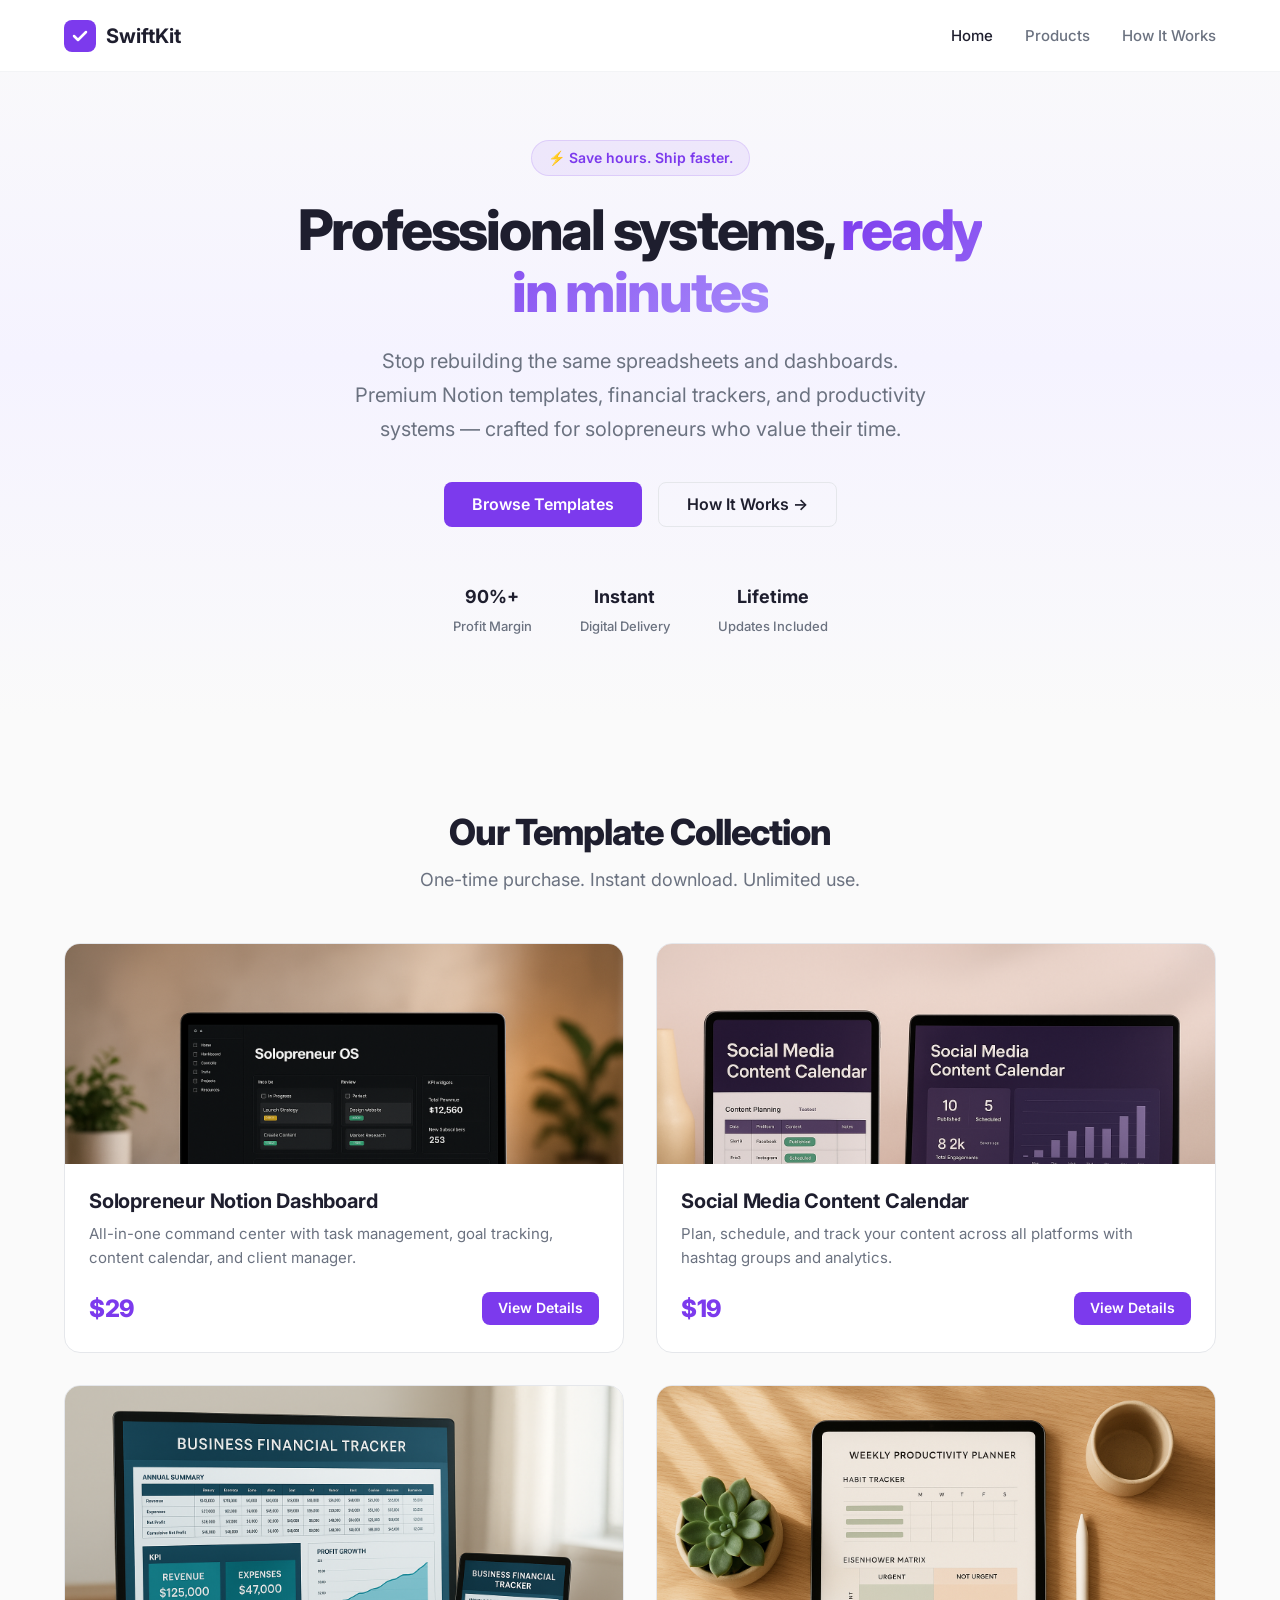
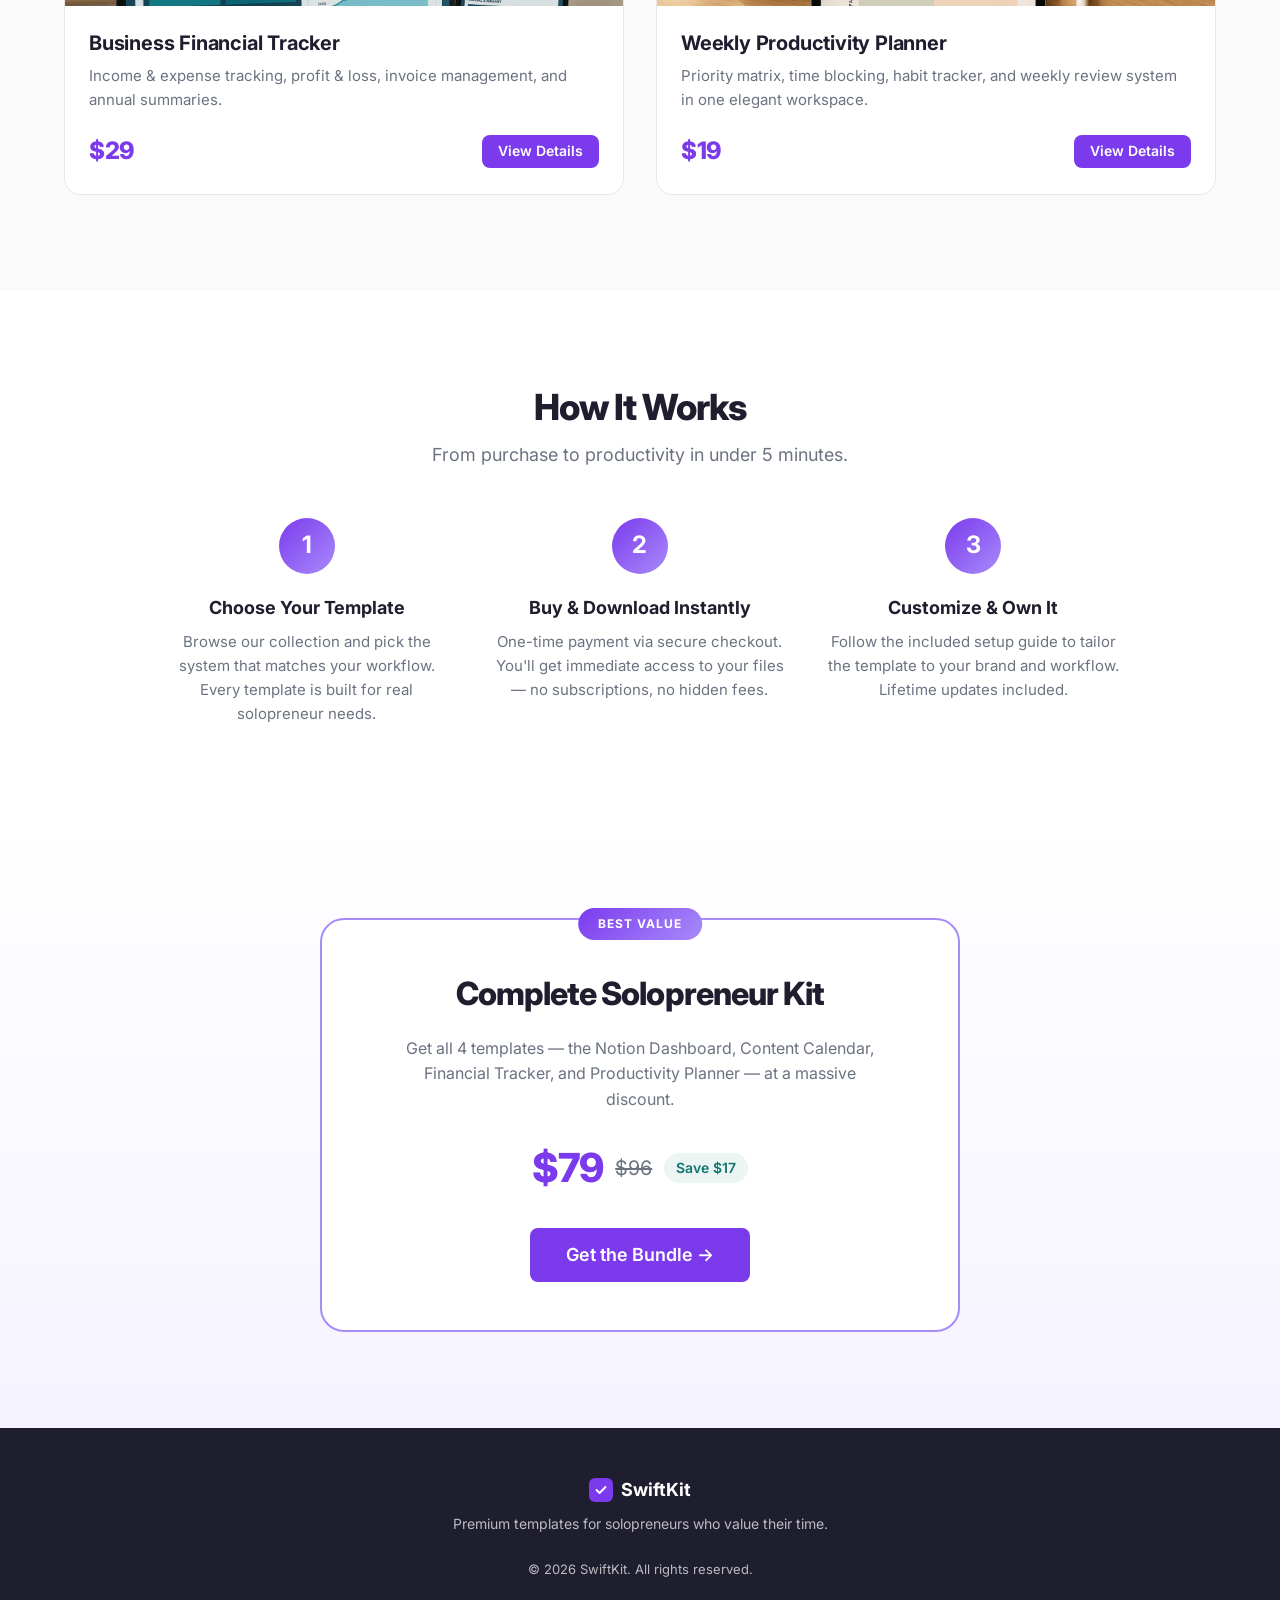
<file: index.html>
<!DOCTYPE html>
<html lang="en">
<head>
  <meta charset="UTF-8">
  <meta name="viewport" content="width=device-width, initial-scale=1.0">
  <title>SwiftKit — Premium Templates for Solopreneurs</title>
  <meta name="description" content="Professional pre-made templates and digital assets — Notion dashboards, spreadsheets, planners. One-time purchase, instant download.">
  <link rel="preconnect" href="https://fonts.googleapis.com">
  <link rel="preconnect" href="https://fonts.gstatic.com" crossorigin>
  <link href="https://fonts.googleapis.com/css2?family=Inter:wght@400;500;600;700;800&display=swap" rel="stylesheet">
  <link rel="stylesheet" href="css/style.css">
</head>
<body>
  <!-- Navigation -->
  <nav class="nav">
    <div class="container nav__inner">
      <a href="/SwiftKit/" class="nav__logo">
        <svg width="32" height="32" viewBox="0 0 32 32" fill="none">
          <rect width="32" height="32" rx="8" fill="#7C3AED"/>
          <path d="M10 16L14 20L22 12" stroke="white" stroke-width="2.5" stroke-linecap="round" stroke-linejoin="round"/>
        </svg>
        SwiftKit
      </a>
      <div class="nav__links">
        <a href="/SwiftKit/" class="nav__link nav__link--active">Home</a>
        <a href="#products" class="nav__link">Products</a>
        <a href="#how-it-works" class="nav__link">How It Works</a>
      </div>
    </div>
  </nav>

  <!-- Hero Section -->
  <section class="hero">
    <div class="container">
      <div class="hero__content">
        <div class="hero__badge">⚡ Save hours. Ship faster.</div>
        <h1 class="hero__title">Professional systems, <span class="gradient-text">ready in minutes</span></h1>
        <p class="hero__subtitle">Stop rebuilding the same spreadsheets and dashboards. Premium Notion templates, financial trackers, and productivity systems — crafted for solopreneurs who value their time.</p>
        <div class="hero__actions">
          <a href="#products" class="btn btn--primary">Browse Templates</a>
          <a href="#how-it-works" class="btn btn--ghost">How It Works →</a>
        </div>
        <div class="hero__stats">
          <div class="hero__stat">
            <span class="hero__stat-number">90%+</span>
            <span class="hero__stat-label">Profit Margin</span>
          </div>
          <div class="hero__stat">
            <span class="hero__stat-number">Instant</span>
            <span class="hero__stat-label">Digital Delivery</span>
          </div>
          <div class="hero__stat">
            <span class="hero__stat-number">Lifetime</span>
            <span class="hero__stat-label">Updates Included</span>
          </div>
        </div>
      </div>
    </div>
  </section>

  <!-- Products Section -->
  <section id="products" class="products">
    <div class="container">
      <div class="section-header">
        <h2 class="section-title">Our Template Collection</h2>
        <p class="section-subtitle">One-time purchase. Instant download. Unlimited use.</p>
      </div>
      <div class="product-grid">
        <div class="product-card" data-product="solopreneur-notion-dashboard">
          <div class="product-card__image">
            <img src="images/solopreneur-notion-dashboard.png" alt="Solopreneur Notion Dashboard preview" class="product-card__img" loading="lazy">
          </div>
          <div class="product-card__body">
            <h3 class="product-card__title">Solopreneur Notion Dashboard</h3>
            <p class="product-card__description">All-in-one command center with task management, goal tracking, content calendar, and client manager.</p>
            <div class="product-card__footer">
              <span class="product-card__price">$29</span>
              <a href="products/solopreneur-notion-dashboard.html" class="btn btn--small btn--primary">View Details</a>
            </div>
          </div>
        </div>

        <div class="product-card" data-product="social-media-content-calendar">
          <div class="product-card__image">
            <img src="images/social-media-content-calendar.png" alt="Social Media Content Calendar preview" class="product-card__img" loading="lazy">
          </div>
          <div class="product-card__body">
            <h3 class="product-card__title">Social Media Content Calendar</h3>
            <p class="product-card__description">Plan, schedule, and track your content across all platforms with hashtag groups and analytics.</p>
            <div class="product-card__footer">
              <span class="product-card__price">$19</span>
              <a href="products/social-media-content-calendar.html" class="btn btn--small btn--primary">View Details</a>
            </div>
          </div>
        </div>

        <div class="product-card" data-product="business-financial-tracker">
          <div class="product-card__image">
            <img src="images/business-financial-tracker.png" alt="Business Financial Tracker preview" class="product-card__img" loading="lazy">
          </div>
          <div class="product-card__body">
            <h3 class="product-card__title">Business Financial Tracker</h3>
            <p class="product-card__description">Income & expense tracking, profit & loss, invoice management, and annual summaries.</p>
            <div class="product-card__footer">
              <span class="product-card__price">$29</span>
              <a href="products/business-financial-tracker.html" class="btn btn--small btn--primary">View Details</a>
            </div>
          </div>
        </div>

        <div class="product-card" data-product="weekly-productivity-planner">
          <div class="product-card__image">
            <img src="images/weekly-productivity-planner.png" alt="Weekly Productivity Planner preview" class="product-card__img" loading="lazy">
          </div>
          <div class="product-card__body">
            <h3 class="product-card__title">Weekly Productivity Planner</h3>
            <p class="product-card__description">Priority matrix, time blocking, habit tracker, and weekly review system in one elegant workspace.</p>
            <div class="product-card__footer">
              <span class="product-card__price">$19</span>
              <a href="products/weekly-productivity-planner.html" class="btn btn--small btn--primary">View Details</a>
            </div>
          </div>
        </div>
      </div>
    </div>
  </section>

  <!-- How It Works Section -->
  <section id="how-it-works" class="how-it-works">
    <div class="container">
      <div class="section-header">
        <h2 class="section-title">How It Works</h2>
        <p class="section-subtitle">From purchase to productivity in under 5 minutes.</p>
      </div>
      <div class="steps">
        <div class="step">
          <div class="step__number">1</div>
          <h3 class="step__title">Choose Your Template</h3>
          <p class="step__description">Browse our collection and pick the system that matches your workflow. Every template is built for real solopreneur needs.</p>
        </div>
        <div class="step">
          <div class="step__number">2</div>
          <h3 class="step__title">Buy & Download Instantly</h3>
          <p class="step__description">One-time payment via secure checkout. You'll get immediate access to your files — no subscriptions, no hidden fees.</p>
        </div>
        <div class="step">
          <div class="step__number">3</div>
          <h3 class="step__title">Customize & Own It</h3>
          <p class="step__description">Follow the included setup guide to tailor the template to your brand and workflow. Lifetime updates included.</p>
        </div>
      </div>
    </div>
  </section>

  <!-- Bundle CTA Section -->
  <section class="bundle-cta">
    <div class="container">
      <div class="bundle-card">
        <div class="bundle-card__badge">Best Value</div>
        <h2 class="bundle-card__title">Complete Solopreneur Kit</h2>
        <p class="bundle-card__description">Get all 4 templates — the Notion Dashboard, Content Calendar, Financial Tracker, and Productivity Planner — at a massive discount.</p>
        <div class="bundle-card__pricing">
          <span class="bundle-card__price">$79</span>
          <span class="bundle-card__original">$96</span>
          <span class="bundle-card__savings">Save $17</span>
        </div>
        <a href="https://buy.stripe.com/dRm00jf1mdsX8fRafg2wU04" class="btn btn--primary btn--large" target="_blank" rel="noopener">Get the Bundle →</a>
      </div>
    </div>
  </section>

  <!-- Footer -->
  <footer class="footer">
    <div class="container">
      <div class="footer__inner">
        <div class="footer__brand">
          <svg width="24" height="24" viewBox="0 0 32 32" fill="none">
            <rect width="32" height="32" rx="8" fill="#7C3AED"/>
            <path d="M10 16L14 20L22 12" stroke="white" stroke-width="2.5" stroke-linecap="round" stroke-linejoin="round"/>
          </svg>
          SwiftKit
        </div>
        <p class="footer__tagline">Premium templates for solopreneurs who value their time.</p>
        <p class="footer__copyright">© 2026 SwiftKit. All rights reserved.</p>
      </div>
    </div>
  </footer>

  <script src="js/main.js"></script>
</body>
</html>
</file>
<file: css/style.css>
/* ========================================
   SwiftKit — Premium Template Storefront
   ======================================== */

/* Reset & Base */
*, *::before, *::after {
  box-sizing: border-box;
  margin: 0;
  padding: 0;
}

:root {
  --color-primary: #7C3AED;
  --color-primary-light: #A78BFA;
  --color-primary-dark: #5B21B6;
  --color-secondary: #0F766E;
  --color-bg: #FAFAFA;
  --color-surface: #FFFFFF;
  --color-text: #1E1E2E;
  --color-text-secondary: #6B7280;
  --color-border: #E5E7EB;
  --color-border-light: #F3F4F6;
  --radius-sm: 8px;
  --radius-md: 12px;
  --radius-lg: 16px;
  --radius-xl: 24px;
  --shadow-sm: 0 1px 2px rgba(0,0,0,0.05);
  --shadow-md: 0 4px 6px -1px rgba(0,0,0,0.07), 0 2px 4px -2px rgba(0,0,0,0.05);
  --shadow-lg: 0 10px 15px -3px rgba(0,0,0,0.08), 0 4px 6px -4px rgba(0,0,0,0.04);
  --shadow-xl: 0 20px 25px -5px rgba(0,0,0,0.1), 0 8px 10px -6px rgba(0,0,0,0.04);
  --font-sans: 'Inter', -apple-system, BlinkMacSystemFont, 'Segoe UI', sans-serif;
  --max-width: 1200px;
  --nav-height: 72px;
}

html {
  scroll-behavior: smooth;
  scroll-padding-top: var(--nav-height);
}

body {
  font-family: var(--font-sans);
  background: var(--color-bg);
  color: var(--color-text);
  line-height: 1.6;
  -webkit-font-smoothing: antialiased;
  -moz-osx-font-smoothing: grayscale;
}

.container {
  max-width: var(--max-width);
  margin: 0 auto;
  padding: 0 24px;
}

/* Typography */
.section-header {
  text-align: center;
  margin-bottom: 48px;
}

.section-title {
  font-size: 2.25rem;
  font-weight: 800;
  letter-spacing: -0.03em;
  line-height: 1.15;
  margin-bottom: 12px;
}

.section-subtitle {
  font-size: 1.125rem;
  color: var(--color-text-secondary);
  max-width: 560px;
  margin: 0 auto;
}

.gradient-text {
  background: linear-gradient(135deg, var(--color-primary), var(--color-primary-light));
  -webkit-background-clip: text;
  -webkit-text-fill-color: transparent;
  background-clip: text;
}

/* Buttons */
.btn {
  display: inline-flex;
  align-items: center;
  justify-content: center;
  gap: 8px;
  font-family: var(--font-sans);
  font-weight: 600;
  font-size: 1rem;
  padding: 12px 28px;
  border-radius: var(--radius-sm);
  border: none;
  cursor: pointer;
  text-decoration: none;
  transition: all 0.2s ease;
  line-height: 1.2;
}

.btn--primary {
  background: var(--color-primary);
  color: white;
}

.btn--primary:hover {
  background: var(--color-primary-dark);
  transform: translateY(-1px);
  box-shadow: var(--shadow-md);
}

.btn--ghost {
  background: transparent;
  color: var(--color-text);
  border: 1px solid var(--color-border);
}

.btn--ghost:hover {
  border-color: var(--color-primary);
  color: var(--color-primary);
  background: rgba(124, 58, 237, 0.04);
}

.btn--small {
  padding: 8px 16px;
  font-size: 0.875rem;
}

.btn--large {
  padding: 16px 36px;
  font-size: 1.125rem;
}

.btn--outline {
  background: transparent;
  color: var(--color-primary);
  border: 2px solid var(--color-primary);
}

.btn--outline:hover {
  background: var(--color-primary);
  color: white;
}

/* Navigation */
.nav {
  position: fixed;
  top: 0;
  left: 0;
  right: 0;
  height: var(--nav-height);
  background: rgba(255, 255, 255, 0.9);
  backdrop-filter: blur(12px);
  -webkit-backdrop-filter: blur(12px);
  border-bottom: 1px solid var(--color-border-light);
  z-index: 100;
}

.nav__inner {
  display: flex;
  align-items: center;
  justify-content: space-between;
  height: 100%;
}

.nav__logo {
  display: flex;
  align-items: center;
  gap: 10px;
  font-weight: 700;
  font-size: 1.25rem;
  text-decoration: none;
  color: var(--color-text);
}

.nav__links {
  display: flex;
  gap: 32px;
}

.nav__link {
  text-decoration: none;
  color: var(--color-text-secondary);
  font-weight: 500;
  font-size: 0.9375rem;
  transition: color 0.2s;
}

.nav__link:hover,
.nav__link--active {
  color: var(--color-text);
}

/* Hero Section */
.hero {
  padding: 140px 0 80px;
  background: linear-gradient(180deg, #FAFAFA 0%, #F5F3FF 50%, #FAFAFA 100%);
  overflow: hidden;
}

.hero__content {
  max-width: 720px;
  margin: 0 auto;
  text-align: center;
}

.hero__badge {
  display: inline-flex;
  align-items: center;
  gap: 6px;
  padding: 6px 16px;
  background: rgba(124, 58, 237, 0.08);
  border: 1px solid rgba(124, 58, 237, 0.15);
  border-radius: 100px;
  font-size: 0.875rem;
  font-weight: 600;
  color: var(--color-primary);
  margin-bottom: 24px;
}

.hero__title {
  font-size: 3.5rem;
  font-weight: 800;
  letter-spacing: -0.04em;
  line-height: 1.1;
  margin-bottom: 20px;
}

.hero__subtitle {
  font-size: 1.25rem;
  color: var(--color-text-secondary);
  line-height: 1.7;
  margin-bottom: 36px;
  max-width: 580px;
  margin-left: auto;
  margin-right: auto;
}

.hero__actions {
  display: flex;
  gap: 16px;
  justify-content: center;
  margin-bottom: 56px;
}

.hero__stats {
  display: flex;
  justify-content: center;
  gap: 48px;
}

.hero__stat {
  display: flex;
  flex-direction: column;
  gap: 4px;
}

.hero__stat-number {
  font-size: 1.125rem;
  font-weight: 700;
  color: var(--color-text);
}

.hero__stat-label {
  font-size: 0.8125rem;
  color: var(--color-text-secondary);
  font-weight: 500;
}

/* Products Section */
.products {
  padding: 96px 0;
}

.product-grid {
  display: grid;
  grid-template-columns: repeat(2, 1fr);
  gap: 32px;
}

.product-card {
  background: var(--color-surface);
  border-radius: var(--radius-lg);
  border: 1px solid var(--color-border);
  overflow: hidden;
  transition: all 0.3s ease;
}

.product-card:hover {
  transform: translateY(-4px);
  box-shadow: var(--shadow-lg);
  border-color: var(--color-primary-light);
}

.product-card__image {
  position: relative;
  height: 220px;
  overflow: hidden;
}

.product-card__placeholder {
  width: 100%;
  height: 100%;
  display: flex;
  flex-direction: column;
  align-items: center;
  justify-content: center;
  gap: 12px;
}

.product-card__img {
  width: 100%;
  height: 100%;
  object-fit: cover;
  object-position: top;
  display: block;
}

.product-card__category {
  font-size: 0.75rem;
  font-weight: 600;
  color: rgba(255, 255, 255, 0.9);
  text-transform: uppercase;
  letter-spacing: 0.08em;
}

.product-card__body {
  padding: 24px;
}

.product-card__title {
  font-size: 1.25rem;
  font-weight: 700;
  letter-spacing: -0.01em;
  margin-bottom: 8px;
  line-height: 1.3;
}

.product-card__description {
  font-size: 0.9375rem;
  color: var(--color-text-secondary);
  line-height: 1.6;
  margin-bottom: 20px;
}

.product-card__footer {
  display: flex;
  align-items: center;
  justify-content: space-between;
}

.product-card__price {
  font-size: 1.5rem;
  font-weight: 800;
  color: var(--color-primary);
  letter-spacing: -0.02em;
}

/* How It Works */
.how-it-works {
  padding: 96px 0;
  background: var(--color-surface);
}

.steps {
  display: grid;
  grid-template-columns: repeat(3, 1fr);
  gap: 40px;
  max-width: 960px;
  margin: 0 auto;
}

.step {
  text-align: center;
}

.step__number {
  width: 56px;
  height: 56px;
  border-radius: 50%;
  background: linear-gradient(135deg, var(--color-primary), var(--color-primary-light));
  color: white;
  font-size: 1.5rem;
  font-weight: 700;
  display: flex;
  align-items: center;
  justify-content: center;
  margin: 0 auto 20px;
}

.step__title {
  font-size: 1.125rem;
  font-weight: 700;
  margin-bottom: 8px;
}

.step__description {
  font-size: 0.9375rem;
  color: var(--color-text-secondary);
  line-height: 1.6;
}

/* Bundle CTA */
.bundle-cta {
  padding: 96px 0;
  background: linear-gradient(180deg, var(--color-surface) 0%, #F5F3FF 100%);
}

.bundle-card {
  max-width: 640px;
  margin: 0 auto;
  text-align: center;
  background: var(--color-surface);
  border: 2px solid var(--color-primary-light);
  border-radius: var(--radius-xl);
  padding: 48px;
  position: relative;
}

.bundle-card__badge {
  position: absolute;
  top: -12px;
  left: 50%;
  transform: translateX(-50%);
  background: linear-gradient(135deg, var(--color-primary), var(--color-primary-light));
  color: white;
  font-size: 0.75rem;
  font-weight: 700;
  text-transform: uppercase;
  letter-spacing: 0.08em;
  padding: 6px 20px;
  border-radius: 100px;
}

.bundle-card__title {
  font-size: 2rem;
  font-weight: 800;
  letter-spacing: -0.03em;
  margin-bottom: 16px;
}

.bundle-card__description {
  font-size: 1rem;
  color: var(--color-text-secondary);
  line-height: 1.6;
  margin-bottom: 24px;
  max-width: 480px;
  margin-left: auto;
  margin-right: auto;
}

.bundle-card__pricing {
  display: flex;
  align-items: center;
  justify-content: center;
  gap: 12px;
  margin-bottom: 28px;
}

.bundle-card__price {
  font-size: 2.5rem;
  font-weight: 800;
  color: var(--color-primary);
  letter-spacing: -0.03em;
}

.bundle-card__original {
  font-size: 1.25rem;
  color: var(--color-text-secondary);
  text-decoration: line-through;
}

.bundle-card__savings {
  font-size: 0.875rem;
  font-weight: 600;
  color: var(--color-secondary);
  background: rgba(15, 118, 110, 0.08);
  padding: 4px 12px;
  border-radius: 100px;
}

/* Footer */
.footer {
  padding: 48px 0;
  background: var(--color-text);
  color: rgba(255, 255, 255, 0.7);
}

.footer__inner {
  text-align: center;
}

.footer__brand {
  display: flex;
  align-items: center;
  justify-content: center;
  gap: 8px;
  font-weight: 700;
  font-size: 1.125rem;
  color: white;
  margin-bottom: 8px;
}

.footer__tagline {
  font-size: 0.875rem;
  margin-bottom: 24px;
}

.footer__copyright {
  font-size: 0.8125rem;
}

/* ========================================
   Product Detail Page Styles
   ======================================== */

.product-detail {
  padding-top: calc(var(--nav-height) + 48px);
  padding-bottom: 80px;
}

.product-detail__back {
  display: inline-flex;
  align-items: center;
  gap: 6px;
  text-decoration: none;
  color: var(--color-text-secondary);
  font-size: 0.9375rem;
  font-weight: 500;
  margin-bottom: 32px;
  transition: color 0.2s;
}

.product-detail__back:hover {
  color: var(--color-primary);
}

.product-detail__layout {
  display: grid;
  grid-template-columns: 1fr 1fr;
  gap: 48px;
  align-items: start;
}

.product-detail__preview {
  border-radius: var(--radius-lg);
  overflow: hidden;
  aspect-ratio: 16 / 10;
}

.product-detail__info {
  padding-top: 8px;
}

.product-detail__category-badge {
  display: inline-block;
  padding: 4px 12px;
  background: rgba(124, 58, 237, 0.08);
  border: 1px solid rgba(124, 58, 237, 0.15);
  border-radius: 100px;
  font-size: 0.75rem;
  font-weight: 600;
  color: var(--color-primary);
  text-transform: uppercase;
  letter-spacing: 0.05em;
  margin-bottom: 12px;
}

.product-detail__title {
  font-size: 2rem;
  font-weight: 800;
  letter-spacing: -0.03em;
  line-height: 1.2;
  margin-bottom: 16px;
}

.product-detail__description {
  font-size: 1.0625rem;
  color: var(--color-text-secondary);
  line-height: 1.7;
  margin-bottom: 24px;
}

.product-detail__features {
  list-style: none;
  display: flex;
  flex-direction: column;
  gap: 12px;
  margin-bottom: 28px;
}

.product-detail__features li {
  display: flex;
  gap: 10px;
  align-items: flex-start;
  font-size: 0.9375rem;
  line-height: 1.5;
}

.product-detail__features li::before {
  content: "✓";
  color: var(--color-primary);
  font-weight: 700;
  flex-shrink: 0;
}

.product-detail__price-row {
  display: flex;
  align-items: center;
  gap: 16px;
  padding: 20px 0;
  border-top: 1px solid var(--color-border);
  border-bottom: 1px solid var(--color-border);
  margin-bottom: 24px;
}

.product-detail__price {
  font-size: 2rem;
  font-weight: 800;
  color: var(--color-primary);
  letter-spacing: -0.02em;
}

.product-detail__price-label {
  font-size: 0.8125rem;
  color: var(--color-text-secondary);
}

.product-detail__actions {
  display: flex;
  gap: 12px;
}

.product-detail__cta {
  flex: 1;
}

/* ========================================
   Responsive
   ======================================== */

@media (max-width: 768px) {
  .hero__title {
    font-size: 2.25rem;
  }

  .hero__subtitle {
    font-size: 1.0625rem;
  }

  .hero__stats {
    gap: 24px;
  }

  .product-grid {
    grid-template-columns: 1fr;
    gap: 24px;
  }

  .steps {
    grid-template-columns: 1fr;
    gap: 32px;
  }

  .product-detail__layout {
    grid-template-columns: 1fr;
    gap: 32px;
  }

  .bundle-card {
    padding: 32px 24px;
  }

  .bundle-card__title {
    font-size: 1.5rem;
  }

  .section-title {
    font-size: 1.75rem;
  }

  .nav__links {
    display: none;
  }

  .nav__links--open {
    display: flex;
    flex-direction: column;
    position: absolute;
    top: var(--nav-height);
    left: 0;
    right: 0;
    background: var(--color-surface);
    padding: 16px 24px;
    border-bottom: 1px solid var(--color-border);
    gap: 16px;
  }
}

@media (max-width: 480px) {
  .hero__title {
    font-size: 1.875rem;
  }

  .hero__actions {
    flex-direction: column;
  }

  .hero__stats {
    flex-direction: column;
    gap: 16px;
  }

  .product-detail__actions {
    flex-direction: column;
  }
}
</file>
